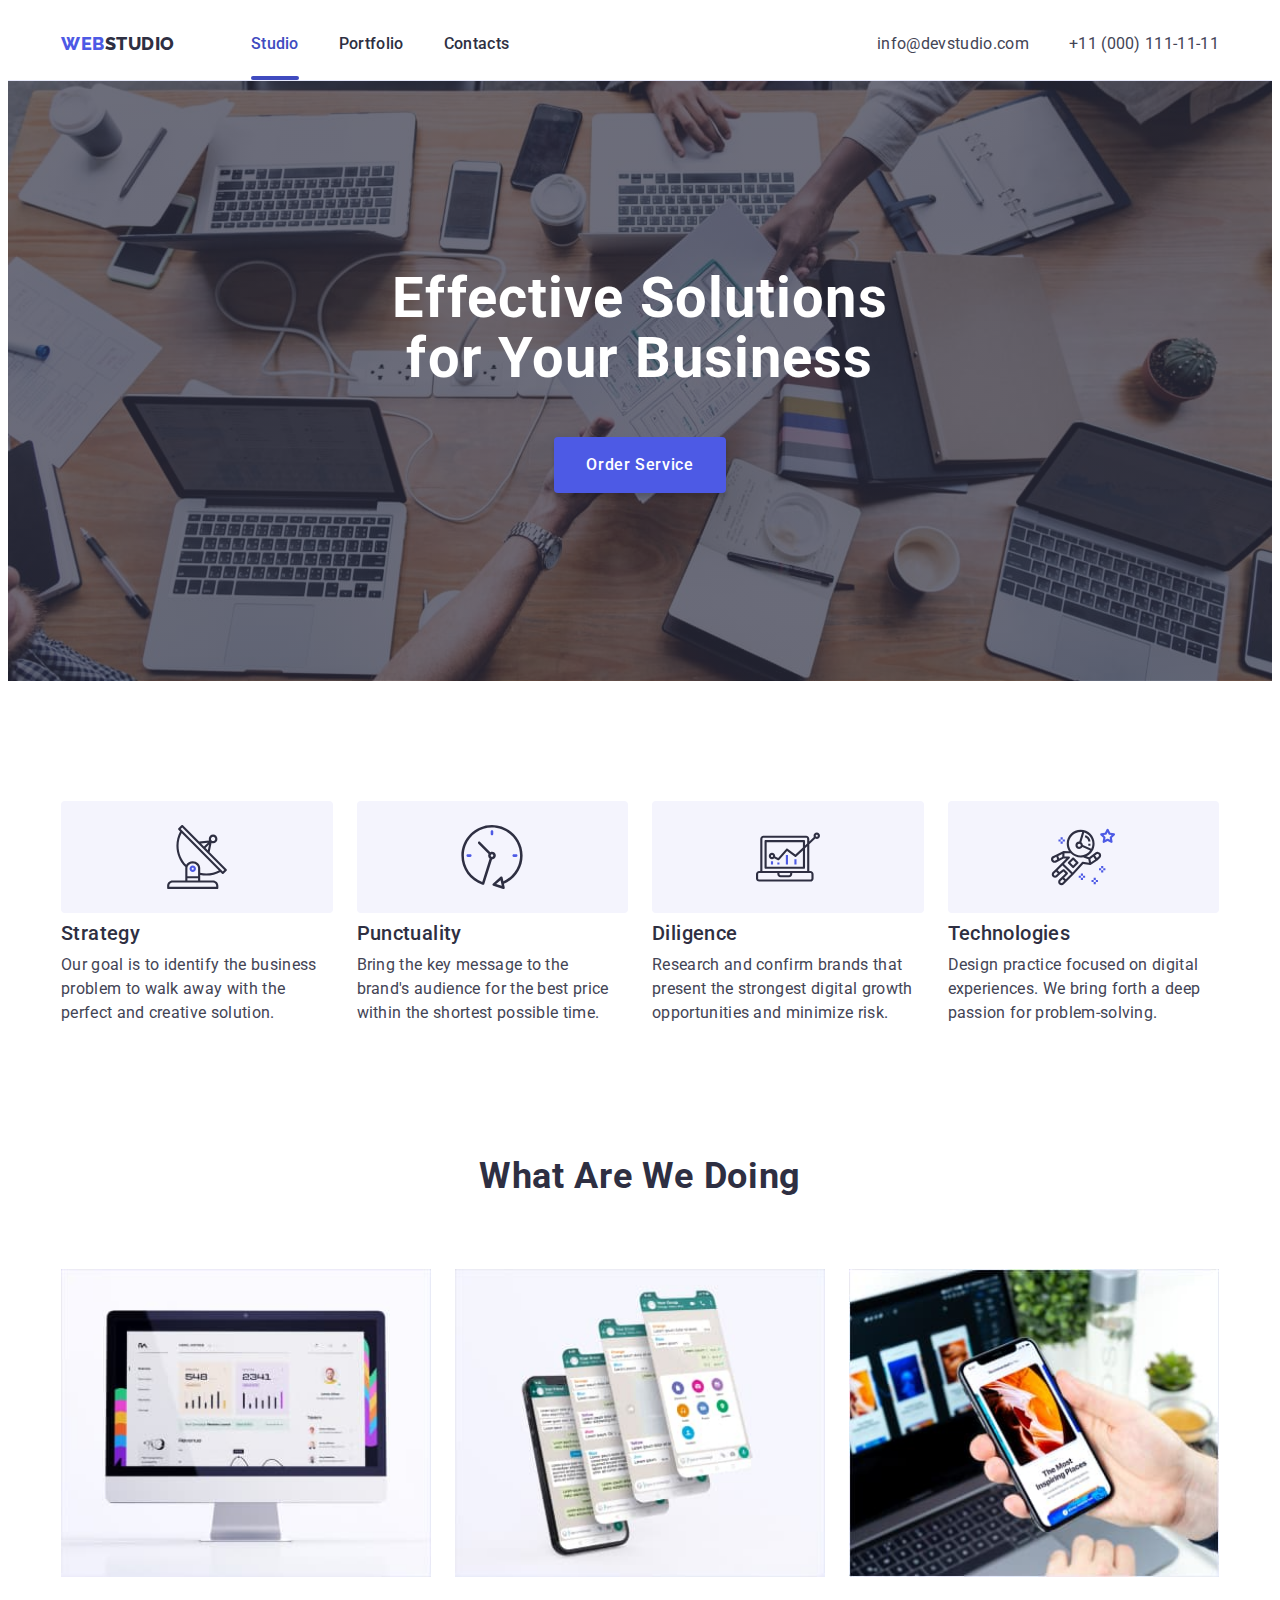
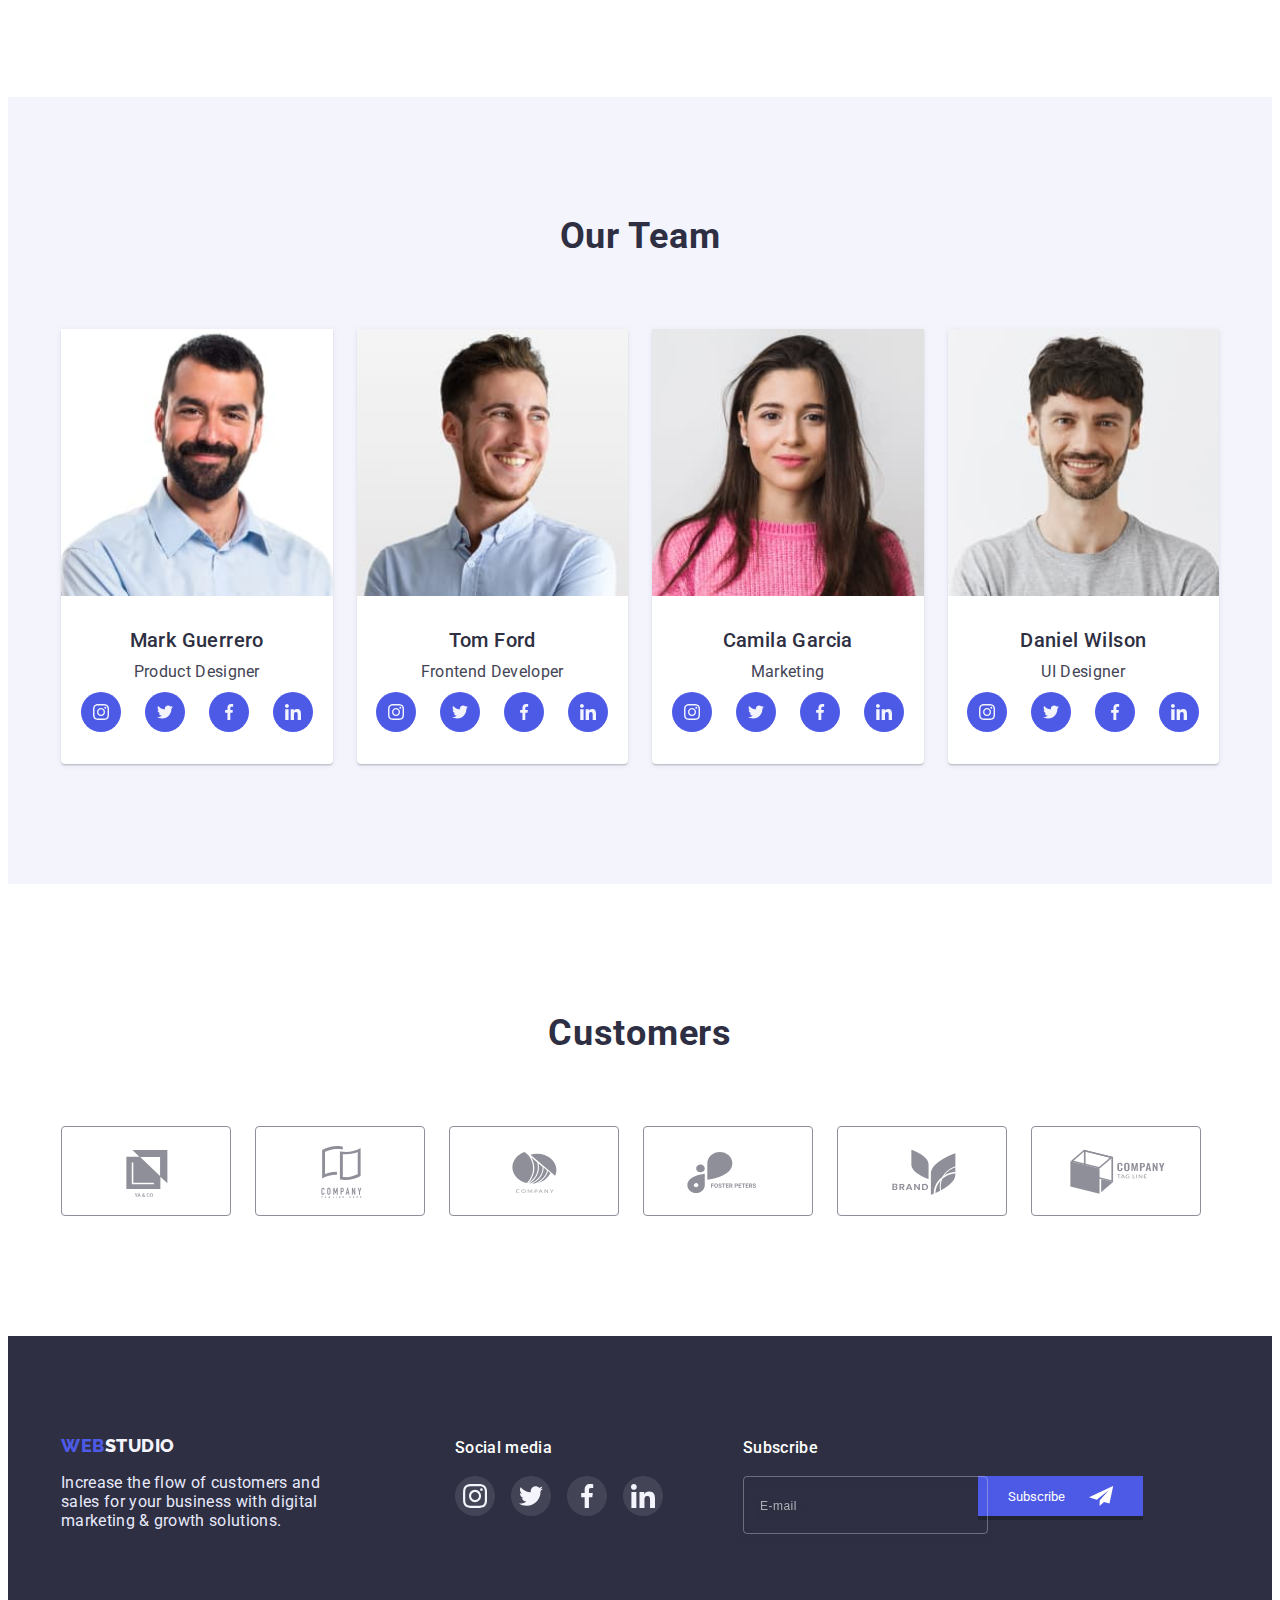
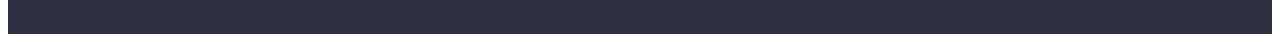
<file: index.html>
<!DOCTYPE html>

    <html lang="en">
    <head>
        <meta charset="UTF-8">
        <meta http-equiv="X-UA-Compatible" content="IE=edge">
        <meta name="viewport" content="width=device-width, initial-scale=1.0">
        <title>WebStudio</title>
        <link rel="stylesheet" href="https://cdnjs.cloudflare.com/ajax/libs/modern-normalize/1.1.0/modern-normalize.min.css" integrity="sha512-wpPYUAdjBVSE4KJnH1VR1HeZfpl1ub8YT/NKx4PuQ5NmX2tKuGu6U/JRp5y+Y8XG2tV+wKQpNHVUX03MfMFn9Q==" crossorigin="anonymous" referrerpolicy="no-referrer">
        <link rel="preconnect" href="https://fonts.googleapis.com">
        <link rel="preconnect" href="https://fonts.gstatic.com" crossorigin>
        <link href="https://fonts.googleapis.com/css2?family=Montserrat:wght@400;700&family=Raleway:wght@800&family=Roboto:wght@400;500;700&display=swap" rel="stylesheet">
        <link rel="stylesheet" href="css/styles.css">
    </head>
    <body>
        <header class="header">
            <div class="container header-container">
            <nav class="header-navigation">
            <a class="header-logo" href="./index.html"><span>Web</span>Studio</a>
            <ul class="header-list">
        <li class="header-item item">
            <a class="header-link active" href="./index.html">Studio</a>
        </li>
        <li class="header-item item">
            <a class="header-link" href="./portfolio.html">Portfolio</a>
        </li>
        <li class="header-item item">
            <a class="header-link" href="./contacts.html">Contacts</a>
        </li>
    </ul>
    </nav>
    <address>
        <ul class="header-address">
            <li class="header-item item"> 
                <a class="header-contacts" href="mailto:info@devstudio.com">info@devstudio.com</a>
            </li>
            <li class="header-item item">
                <a class="header-contacts" href="tel:+110001111111">+11 (000) 111-11-11</a>
            </li>
        </ul>
    </address>
    </div>  
    </header>
    
        <main>
            <!--Section1-->
        <section class="hero">
            <div class="container hero-container">
            <h1 class="hero-title">Effective Solutions for Your Business</h1>
                <button class="hero-btn" type="button" data-modal-open>Order Service</button>
            </div>
        </section>
        <!--Section2-->
        <section class="section advantages">
            <div class="container">
            <h2 class="visually-hidden">Adantages</h2>
        <ul class="advantages-list">
            <li class="advantages-item item">
                <div class="advantages-icon">
                    <svg class="advantages-icon-photo" width="64" height="64">
                        <use href="./images/sprite.svg#icon-antenna"></use>
                    </svg>
                </div>
                <h3 class="advantages-subtitle">Strategy</h3>
                <p class="advantages-text">Our goal is to identify the business problem to walk away with the perfect and creative solution.</p>
            </li>
            <li class="advantages-item item">
                <div class="advantages-icon">
                    <svg class="advantages-icon-photo" width="64" height="64">
                        <use href="./images/sprite.svg#icon-clock"></use>
                    </svg>
                </div>
                <h3 class="advantages-subtitle">Punctuality</h3>
                <p class="advantages-text">Bring the key message to the brand's audience for the best price within the shortest possible time.</p>
            </li>
            <li class="advantages-item item">
                <div class="advantages-icon">
                    <svg class="advantages-icon-photo" width="64" height="64">
                        <use href="./images/sprite.svg#icon-diagram"></use>
                    </svg>
                </div>
                <h3 class="advantages-subtitle">Diligence</h3>
                <p class="advantages-text">Research and confirm brands that present the strongest digital growth opportunities and minimize risk.</p>
            </li>
            <li class="advantages-item item">
                <div class="advantages-icon">
                    <svg class="advantages-icon-photo" width="64" height="64">
                        <use href="./images/sprite.svg#icon-astronaut"></use>
                    </svg>
                </div>
                <h3 class="advantages-subtitle">Technologies</h3>
                <p class="advantages-text">Design practice focused on digital experiences. We bring forth a deep passion for problem-solving.</p>
            </li>
        </ul>
        </div>
        </section>
        <!--Section3-->
        <section class="section doing">
            <div class="container">
            <h2 class="doing-title">What are we doing</h2>
            <ul class="doing-list">
                <li class="doing-item item">
                    <img src="./images/work/images1.jpg" alt="computer" width="360" height="300">
                </li>
                <li class="doing-item item">
                    <img src="./images/work/images2.jpg" alt="mobile software" width="360" height="300">
                </li>
                <li class="doing-item item">
                    <img src="./images/work/images3.jpg" alt="smartphone" width="360" height="300">
                </li>
            </ul>
        </div>
        </section>
        <!--Section4-->
        <section class="section team">
            <div class="container">
        <h2 class="team-title">Our Team</h2>
        <ul class="team-list">
            <li class="team-item item">  
                <img src="./images/team/specialist1.jpg" alt="specialist Mark Guerrero" width="264" height="260">
                <div class="team-content">  
                <h3 class="team-subtitle">Mark Guerrero</h3>
                <p class="team-text">Product Designer</p>
                <ul class="team-social-list">  
                    <li class="team-social-item">
                        <a href="" class="team-social-link">
                            <svg class="button-icon" width="16" height="16">
                                <use href="./images/sprite.svg#icon-instagram" class="icon"></use>
                            </svg>
                        </a>
                    </li>
                    <li class="team-social-item">
                        <a href="" class="team-social-link">
                            <svg class="button-icon" width="16" height="16">
                                <use href="./images/sprite.svg#icon-twitter" class="icon"></use>
                            </svg>
                        </a>        
                    </li>
            <li class="team-social-item">
                <a href="" class="team-social-link">
                    <svg class="button-icon" width="16" height="16">
                        <use href="./images/sprite.svg#icon-facebook" class="icon"></use>
                    </svg>
                </a>
                </li>
                <li class="team-social-item">
                    <a href="" class="team-social-link">
                        <svg class="button-icon" width="16" height="16">
                            <use href="./images/sprite.svg#icon-linkedin" class="icon"></use>
                        </svg>
                    </a>
                    </li>
            </ul>
            </div>
            </li>

            <li class="team-item item">
            <img src="./images/team/specialist2.jpg" alt="specialist Tom Ford" width="264" height="260">
            <div class="team-content">
            <h3 class="team-subtitle">Tom Ford</h3>
            <p class="team-text">Frontend Developer</p>
            <ul class="team-social-list">
            <li class="team-social-item">
                <a href="" class="team-social-link">
                    <svg class="button-icon" width="16" height="16">
                        <use href="./images/sprite.svg#icon-instagram" class="icon"></use>
                    </svg>
                </a>
            </li>
            <li class="team-social-item">
                <a href="" class="team-social-link">
                    <svg class="button-icon" width="16" height="16">
                        <use href="./images/sprite.svg#icon-twitter" class="icon"></use>
                    </svg>
                </a>
            </li>
            <li class="team-social-item">
                <a href="" class="team-social-link">
                    <svg class="button-icon" width="16" height="16">
                        <use href="./images/sprite.svg#icon-facebook" class="icon"></use>
                    </svg>
                </a>
            </li>
            <li class="team-social-item">
                <a href="" class="team-social-link">
                    <svg class="button-icon" width="16" height="16">
                        <use href="./images/sprite.svg#icon-linkedin" class="icon"></use>
                    </svg>
                </a>
            </li>
             </ul>
             </div>
             </li>
      
            <li class="team-item item">
                <img src="./images/team/specialist3.jpg" alt="specialist Camila Garcia" width="264" height="260">
                <div class="team-content">
                <h3 class="team-subtitle">Camila Garcia</h3>
                <p class="team-text">Marketing</p>
                <ul class="team-social-list">
                    <li class="team-social-item">
                        <a href="" class="team-social-link">
                            <svg class="button-icon" width="16" height="16">
                                <use href="./images/sprite.svg#icon-instagram" class="icon"></use>
                            </svg>
                        </a>
                    </li>
                    <li class="team-social-item">
                        <a href="" class="team-social-link">
                            <svg class="button-icon" width="16" height="16">
                                <use href="./images/sprite.svg#icon-twitter" class="icon"></use>
                            </svg>
                        </a>
                    </li>
                    <li class="team-social-item">
                        <a href="" class="team-social-link">
                            <svg class="button-icon" width="16" height="16">
                                <use href="./images/sprite.svg#icon-facebook" class="icon"></use>
                            </svg>
                        </a>
                    </li>
                    <li class="team-social-item">
                        <a href="" class="team-social-link">
                            <svg class="button-icon" width="16" height="16">
                                <use href="./images/sprite.svg#icon-linkedin" class="icon"></use>
                            </svg>
                        </a>
                    </li>
                     </ul>
            </div>
            </li>

            <li class="team-item item">
                <img src="./images/team/specialist4.jpg" alt="specialist Daniel Wilson" width="264" height="260">
                <div class="team-content">
                <h3 class="team-subtitle">Daniel Wilson</h3>
                <p class="team-text">UI Designer</p>
                <ul class="team-social-list">
                    <li class="team-social-item">
                        <a href="" class="team-social-link">
                            <svg class="button-icon" width="16" height="16">
                                <use href="./images/sprite.svg#icon-instagram" class="icon"></use>
                            </svg>
                        </a>
                    </li>
                    <li class="team-social-item">
                        <a href="" class="team-social-link">
                            <svg class="button-icon" width="16" height="16">
                                <use href="./images/sprite.svg#icon-twitter" class="icon"></use>
                            </svg>
                        </a>
                    </li>
                    <li class="team-social-item">
                        <a href="" class="team-social-link">
                            <svg class="button-icon" width="16" height="16">
                                <use href="./images/sprite.svg#icon-facebook" class="icon"></use>
                            </svg>
                        </a>
                    </li>
                    <li class="team-social-item">
                        <a href="" class="team-social-link">
                            <svg class="button-icon" width="16" height="16">
                                <use href="./images/sprite.svg#icon-linkedin" class="icon"></use>
                            </svg>
                        </a>
                    </li>
                     </ul>
                    </div>
            </li>
        </ul>
        </div>
        </section>
        <!--Section customers-->
        <section class="customers">
            <div class="container">
                <h2 class="customers-title">Customers</h2>
                <ul class="customers-list">
                    <li class="customers-item">
                        <a href="" class="customers-link">
                            <svg class="customers-icon" width="104" height="56">
                            <use href="./images/sprite.svg#icon-company1"></use>
                        </svg>
                        </a>
                        </li>
                        <li class="customers-item">
                            <a href="" class="customers-link">
                                <svg class="customers-icon" width="104" height="56">
                                    <use href="./images/sprite.svg#icon-company2"></use>
                                </svg>
                            </a>
                        </li>
                        <li class="customers-item">
                            <a href="" class="customers-link">
                                <svg class="customers-icon" width="104" height="56">
                                    <use href="./images/sprite.svg#icon-company3"></use>
                                </svg>
                            </a>
                        </li>
                        <li class="customers-item">
                            <a href="" class="customers-link">
                                <svg class="customers-icon" width="104" height="56">
                                    <use href="./images/sprite.svg#icon-company4"></use>
                                </svg>
                            </a>
                        </li>
                        <li class="customers-item">
                            <a href="" class="customers-link">
                                <svg class="customers-icon" width="104" height="56">
                                    <use href="./images/sprite.svg#icon-company5"></use>
                                </svg>
                            </a>
                        </li>
                        <li class="customers-item">
                            <a href="" class="customers-link">
                                <svg class="customers-icon" width="104" height="56">
                                    <use href="./images/sprite.svg#icon-company6"></use>
                                </svg>
                            </a>
                        </li>
                </ul>
            </div>
        </section>

        </main>
        <!--Footer-->
        <footer class="footer">
            <div class="container">
                <div class="footer-content">
            <div> <a href="./index.html" class="footer-logo"><span>Web</span>Studio</a>
            <p class="footer-text">Increase the flow of customers and sales for your business with digital marketing & growth solutions.</p>
        </div>
        <div class="footer-icon">
            <h2 class="footer-icon-title">Social media</h2>
            <ul class="footer-icon-list">
                <li class="footer-icon-item">
                    <a href="" class="footer-icon-link">
                        <svg width="24" height="24">
                        <use href="./images/sprite.svg#icon-instagram"></use>
                    </svg>
                    </a>
                </li>
                <li class="footer-icon-item">
                    <a href="" class="footer-icon-link">
                        <svg width="24" height="24">
                        <use href="./images/sprite.svg#icon-twitter"></use>
                    </svg>
                    </a>
                </li>
                <li class="footer-icon-item">
                    <a href="" class="footer-icon-link">
                        <svg width="24" height="24">
                        <use href="./images/sprite.svg#icon-facebook"></use>
                    </svg>
                    </a>
                </li>
                <li class="footer-icon-item">
                    <a href="" class="footer-icon-link">
                        <svg width="24" height="24">
                        <use href="./images/sprite.svg#icon-linkedin"></use>
                    </svg>
                    </a>
                </li>
            </ul>
        </div>
        <div class="footer-form">    
            <p class="footer-form-title">Subscribe</p>
            <form class="footer-form-contact">
                <label>
            <input type="email" name="email" class="footer-form-input" placeholder="E-mail" autocomplete="off">
            </label>
            <button type="submit" class="footer-form-btn">Subscribe
                <svg class="footer-form-icon" width="24" height="24">
                    <use href="./images/sprite.svg#icon-icon-send"></use>
                </svg>
            </button>
        </form>
            </div> 
        </div> 
        </div>
        </footer>

        <!--Modal-->
        <div class="backdrop is-hidden" data-modal>
            <div class="modal">
                <button type="button" class="modal-close-btn" data-modal-close>
                    <svg class="close-modal-icon" width="8" height="8">
                        <use href="./images/sprite.svg#icon-Vector"></use>
                    </svg>
                </button>
              
                <h3 class="modal-title">Leave your contacts and we will call you back</h3>
                <form class="modal-form">
                    <label class="form-label">
                        <span>Name</span>
                        <span class="modal-icon">
                        <input type="text" name="name" class="form-input">
                        <svg class="form-img" width="18" height="18">
                            <use href="./images/sprite.svg#icon-person"></use>
                        </svg>
                    </span>
                    </label>
                    <label class="form-label">
                        <span>Phone</span>
                        <span class="modal-icon">
                        <input type="tel" name="phone" class="form-input">
                        <svg class="form-img" width="18" height="24">
                            <use href="./images/sprite.svg#icon-phone"></use>
                        </svg>
                    </span>
                    </label>
                    <label class="form-label">
                        <span>Email</span>
                        <span class="modal-icon">
                        <input type="email" name="email" class="form-input">
                        <svg class="form-img" width="18" height="24">
                            <use href="./images/sprite.svg#icon-email"></use>
                        </svg>
                    </span>
                    </label>
                    <label class="form-label">
                        <span>Comment</span>
                        <textarea name="comment" placeholder="Text input" class="form-textarea"></textarea>
                    </label>
                    
                    <label class="modal-form-option-label">
                        <input type="checkbox" name="policy" value="accept-policy" class="modal-form-checkbox visually-hidden">
                            <span class="modal-form-custom-checkbox">
                                <svg width="11" height="8" class="modal-form-checkbox-icon">
                                    <use href="./images/sprite.svg#icon-check"></use>
                                </svg>
                            </span>
                           <span class="modal-form-option-span">
                            I accept the terms and conditions of the
                            <a href="" class="modal-form-link">Privacy Policy</a>
                        </span>      
                        </label>  
                    <button type="submit" class="form-btn">Send</button>

                    
                </form>
          </div>
        </div>

        <script src="./js/modal.js"></script>

    </body>

    </html>
</file>
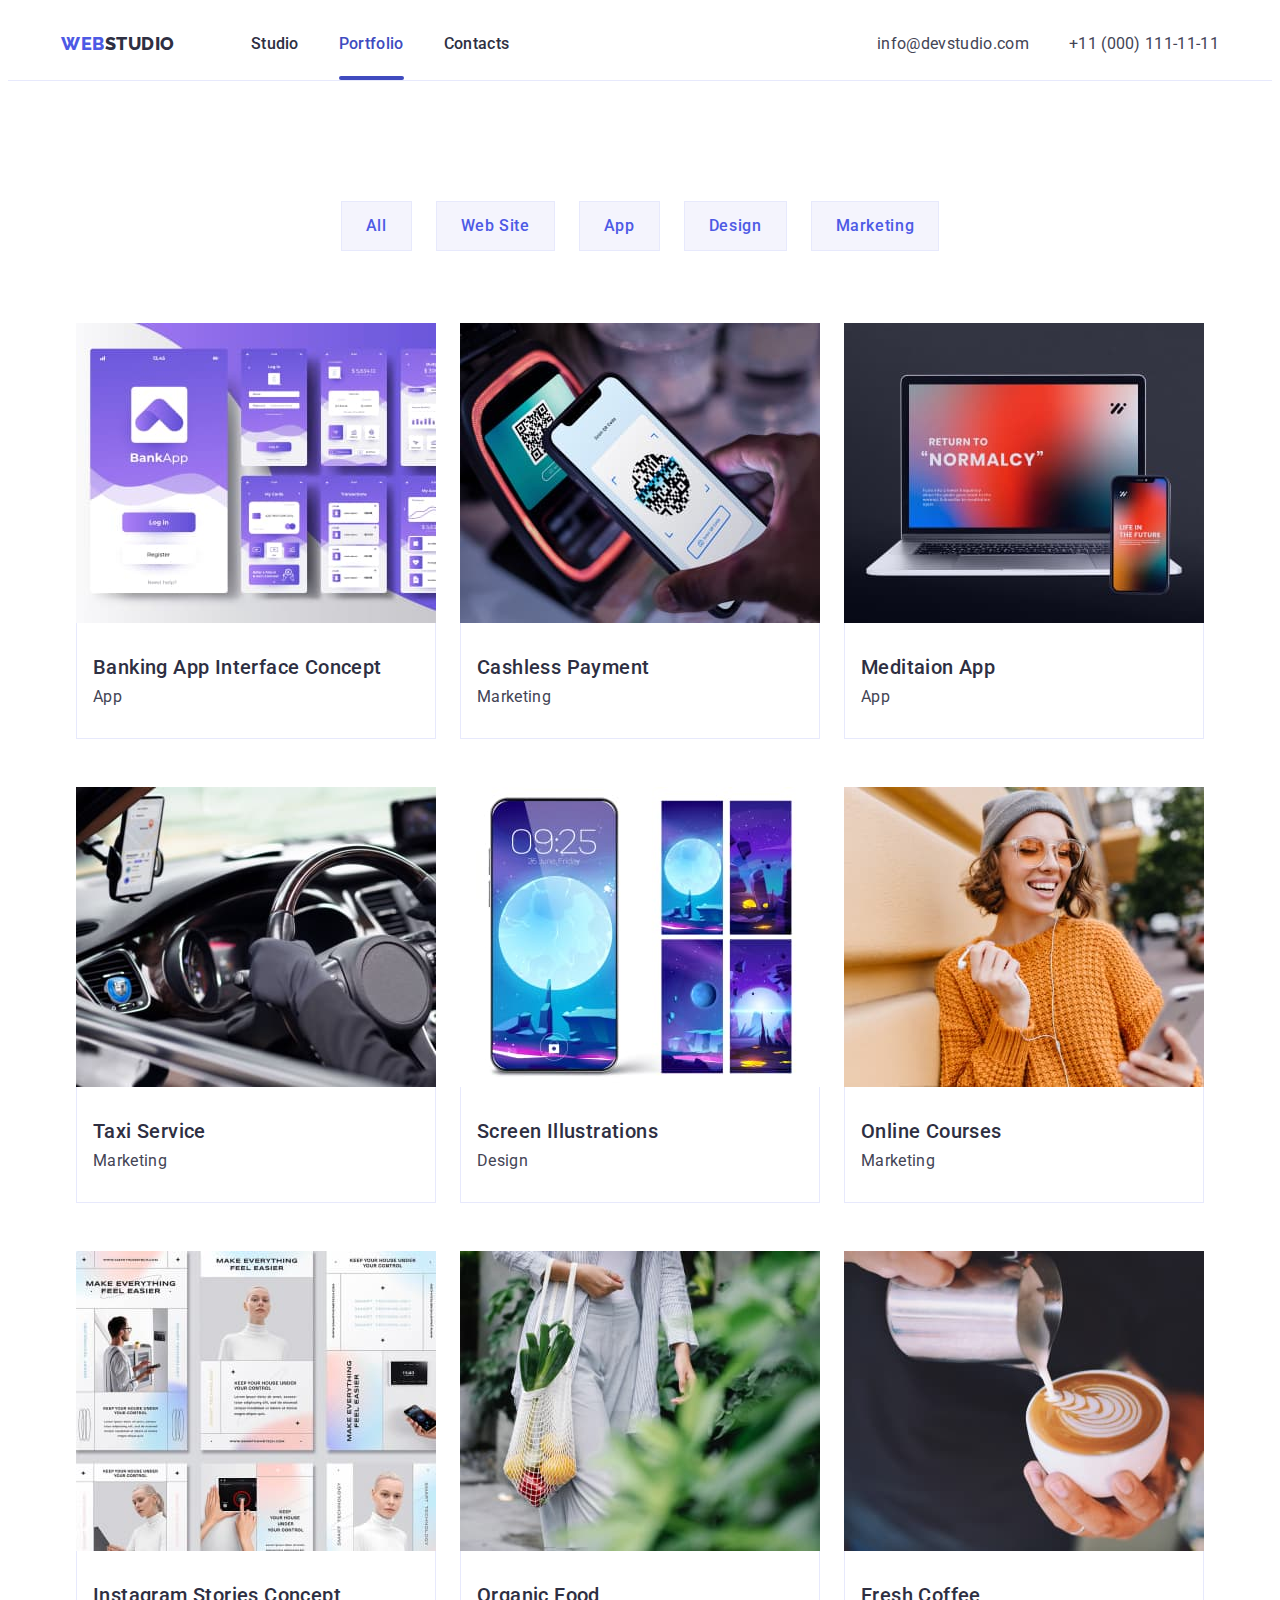
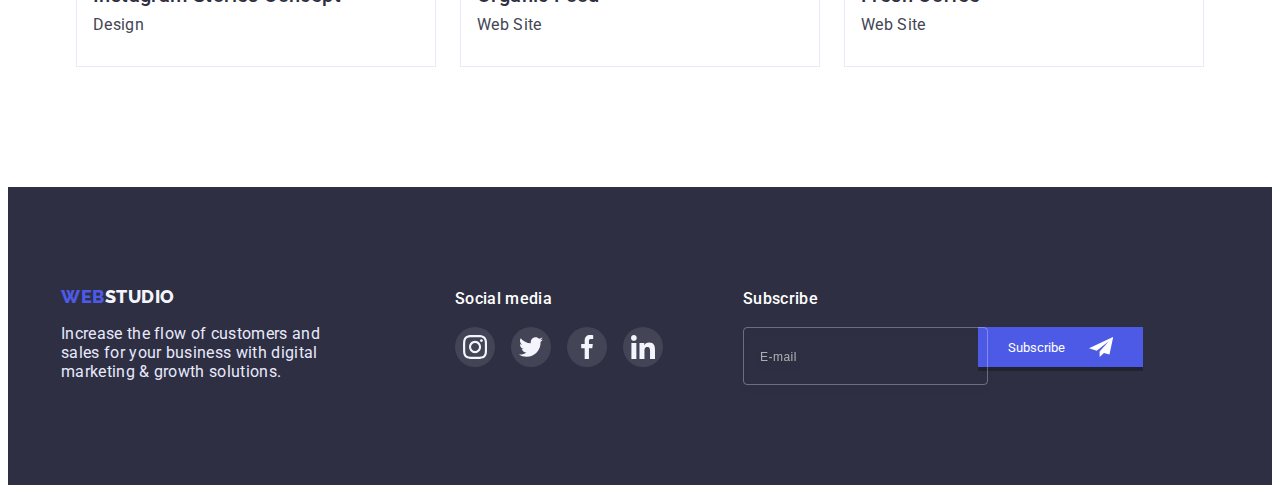
<file: portfolio.html>
<!DOCTYPE html>
    <html lang="en">
        <head>
            <meta charset="UTF-8">
            <meta http-equiv="X-UA-Compatible" content="IE=edge">
            <meta name="viewport" content="width=device-width, initial-scale=1.0">
            <title>Portfolio</title>
            <link rel="stylesheet" href="https://cdnjs.cloudflare.com/ajax/libs/modern-normalize/1.1.0/modern-normalize.min.css" integrity="sha512-wpPYUAdjBVSE4KJnH1VR1HeZfpl1ub8YT/NKx4PuQ5NmX2tKuGu6U/JRp5y+Y8XG2tV+wKQpNHVUX03MfMFn9Q==" crossorigin="anonymous" referrerpolicy="no-referrer">
            <link rel="preconnect" href="https://fonts.googleapis.com">
            <link rel="preconnect" href="https://fonts.gstatic.com" crossorigin>
            <link href="https://fonts.googleapis.com/css2?family=Montserrat:wght@400;700&family=Raleway:wght@800&family=Roboto:wght@400;500;700&display=swap" rel="stylesheet">
            <link rel="stylesheet" href="css/styles.css">
        </head>
    <body>
        <header class="header">
            <div class="container header-container">
            <nav class="header-navigation">
            <a class="header-logo" href="./index.html"><span>Web</span>Studio</a>
            <ul class="header-list">
        <li class="header-item item">
            <a class="header-link" href="./index.html">Studio</a>
        </li>
        <li class="header-item item">
            <a class="header-link active" href="./portfolio.html">Portfolio</a>
        </li>
        <li class="header-item item">
            <a class="header-link" href="./contacts.html">Contacts</a>
        </li>
    </ul>
    </nav>
    <address>
        <ul class="header-address">
            <li class="header-item item"> 
                <a class="header-contacts" href="mailto:info@devstudio.com">info@devstudio.com</a>
            </li>
            <li class="header-item item">
                <a class="header-contacts" href="tel:+110001111111">+11 (000) 111-11-11</a>
            </li>
        </ul>
    </address>
    </div>  
    </header>
    <main>   
        <!--Section-->
        <section class="section filter">
            <div class="container">
            <h1 class="visually-hidden">Portfolio</h1>
            <ul class="filter-list">
                <li class="filter-item item"><button type="button" class="filter-btn">All</button></li>
                <li class="filter-item item"><button type="button" class="filter-btn">Web Site</button></li>
                <li class="filter-item item"><button type="button" class="filter-btn">App</button></li>
                <li class="filter-item item"><button type="button" class="filter-btn">Design</button></li>
                <li class="filter-item item"><button type="button" class="filter-btn">Marketing</button></li>
            </ul>
            
            <ul class="portfolio-list">
            <li class="portfolio-item item">
                <article>      
                    <div class="portfolio-item-wrapper">        
                <img src="./images/portfolio/banking.jpg" alt="Banking App" width="360" height="300">
                <p class="overlay">14 Stylish and User-Friendly App Design Concepts · Task Manager App · Calorie Tracker App · Exotic Fruit Ecommerce App · Cloud Storage App</p>
                    </div> 
               <div class="portfolio">
                <h2 class="portfolio-subtitle">Banking App Interface Concept</h2>
                <p class="portfolio-text">App</p>
            </div>
            </article>
            </li>

            <li class="portfolio-item item">
                <article>
                    <div class="portfolio-item-wrapper">
                <img src="./images/portfolio/payment.jpg" alt="Cashless Payment" width="360" height="300">
                <p class="overlay">14 Stylish and User-Friendly App Design Concepts · Task Manager App · Calorie Tracker App · Exotic Fruit Ecommerce App · Cloud Storage App</p>
                    </div>
                <div class="portfolio">
                <h2 class="portfolio-subtitle">Cashless Payment</h2>
                <p class="portfolio-text">Marketing</p>
            </div>
            </article>
            </li>

            <li class="portfolio-item item">     
                <article>
                    <div class="portfolio-item-wrapper">
                <img src="./images/portfolio/meditation.jpg" alt="Meditaion App" width="360" height="300">
                <p class="overlay">14 Stylish and User-Friendly App Design Concepts · Task Manager App · Calorie Tracker App · Exotic Fruit Ecommerce App · Cloud Storage App</p>
                    </div>
                <div class="portfolio">
                    <h2 class="portfolio-subtitle">Meditaion App</h2>
                <p class="portfolio-text">App</p>
            </div>
            </article>
            </li>

            <li class="portfolio-item item">
                <article>
                    <div class="portfolio-item-wrapper">
                <img src="./images/portfolio/taxi.jpg" alt="Taxi Service" width="360" height="300">
                <p class="overlay">14 Stylish and User-Friendly App Design Concepts · Task Manager App · Calorie Tracker App · Exotic Fruit Ecommerce App · Cloud Storage App</p>
                    </div>
                <div class="portfolio">
                <h2 class="portfolio-subtitle">Taxi Service</h2>
                <p class="portfolio-text">Marketing</p>
            </div>
            </article>
            </li>

            <li class="portfolio-item item">
                <article>
                    <div class="portfolio-item-wrapper">
                <img src="./images/portfolio/screen.jpg" alt="Screen Illustrations" width="360" height="300">
                <p class="overlay">14 Stylish and User-Friendly App Design Concepts · Task Manager App · Calorie Tracker App · Exotic Fruit Ecommerce App · Cloud Storage App</p>
                    </div>
                <div class="portfolio">
                <h2 class="portfolio-subtitle">Screen Illustrations</h2>
                <p class="portfolio-text">Design</p>
            </div>
            </article>
            </li>

            <li class="portfolio-item item">
                <article>
                    <div class="portfolio-item-wrapper">
                <img src="./images/portfolio/courses.jpg" alt="Online Courses" width="360" height="300">
                <p class="overlay">14 Stylish and User-Friendly App Design Concepts · Task Manager App · Calorie Tracker App · Exotic Fruit Ecommerce App · Cloud Storage App</p>
                    </div>
                <div class="portfolio">
                <h2 class="portfolio-subtitle">Online Courses</h2>
                <p class="portfolio-text">Marketing</p>
            </div>
            </article>
            </li>

            <li class="portfolio-item item">
                <article>
                    <div class="portfolio-item-wrapper">
                <img src="./images/portfolio/instagram.jpg" alt="Instagram Stories Concept" width="360" height="300">
                <p class="overlay">14 Stylish and User-Friendly App Design Concepts · Task Manager App · Calorie Tracker App · Exotic Fruit Ecommerce App · Cloud Storage App</p>
                    </div>
                <div class="portfolio">
                <h2 class="portfolio-subtitle">Instagram Stories Concept</h2>
                <p class="portfolio-text">Design</p>
            </div>
            </article>
            </li>

            <li class="portfolio-item item">
                <article>
                    <div class="portfolio-item-wrapper">
                <img src="./images/portfolio/food.jpg" alt="Organic Food" width="360" height="300">
                <p class="overlay">14 Stylish and User-Friendly App Design Concepts · Task Manager App · Calorie Tracker App · Exotic Fruit Ecommerce App · Cloud Storage App</p>
                    </div>
                <div class="portfolio">
                <h2 class="portfolio-subtitle">Organic Food</h2>
                <p class="portfolio-text">Web Site</p>
            </div>
            </article>
            </li>

            <li class="portfolio-item item">
                <article>
                    <div class="portfolio-item-wrapper">
                <img src="./images/portfolio/coffee.jpg" alt="Fresh Coffee" width="360" height="300">
                <p class="overlay">14 Stylish and User-Friendly App Design Concepts · Task Manager App · Calorie Tracker App · Exotic Fruit Ecommerce App · Cloud Storage App</p>
                    </div>
                <div class="portfolio">
                <h2 class="portfolio-subtitle">Fresh Coffee</h2>
                <p class="portfolio-text">Web Site</p>
            </div>
            </article>
            </li>
        </ul> 
        </div>
        </section>
          
    </main>

    <footer class="footer">
        <div class="container">
            <div class="footer-content">
        <div> <a href="./index.html" class="footer-logo"><span>Web</span>Studio</a>
        <p class="footer-text">Increase the flow of customers and sales for your business with digital marketing & growth solutions.</p>
    </div>
    <div class="footer-icon">
        <h2 class="footer-icon-title">Social media</h2>
        <ul class="footer-icon-list">
            <li class="footer-icon-item">
                <a href="" class="footer-icon-link">
                    <svg width="24" height="24">
                    <use href="./images/sprite.svg#icon-instagram"></use>
                </svg>
                </a>
            </li>
            <li class="footer-icon-item">
                <a href="" class="footer-icon-link">
                    <svg width="24" height="24">
                    <use href="./images/sprite.svg#icon-twitter"></use>
                </svg>
                </a>
            </li>
            <li class="footer-icon-item">
                <a href="" class="footer-icon-link">
                    <svg width="24" height="24">
                    <use href="./images/sprite.svg#icon-facebook"></use>
                </svg>
                </a>
            </li>
            <li class="footer-icon-item">
                <a href="" class="footer-icon-link">
                    <svg width="24" height="24">
                    <use href="./images/sprite.svg#icon-linkedin"></use>
                </svg>
                </a>
            </li>
        </ul>
    </div>
    <div class="footer-form">    
        <p class="footer-form-title">Subscribe</p>
        <form class="footer-form-contact">
            <label>
        <input type="email" name="email" class="footer-form-input" placeholder="E-mail" autocomplete="off"/>
        </label>
        <button type="submit" class="footer-form-btn">Subscribe
            <svg class="footer-form-icon" width="24" height="24">
                <use href="./images/sprite.svg#icon-icon-send"></use>
            </svg>
        </button>
    </form>
        </div> 
    </div>
    </div>
    </footer>

    </body>
    </html>
</file>
<file: css/styles.css>
:root {
      --secondary-font: 'Raleway', sans-serif;
      --background-color: #2e2f42;
      --main-text-color: #434455;
      --logo-span-color: #4D5AE5;
      --link-hover-color: #404bbf;
      --hero-title-color:  #ffffff;
      --footer-logo-color:  #F4F4FD;
      --footer-text-color: #E7E9FC;
      --customers-color: #8E8F99;
      --footer-hover-color: #31D0AA;
    }

        h1, h2, h3, h4, h5, h6, p, ul {
          margin: 0;
          padding: 0;
        }

  

        body {
        font-family: 'Roboto', sans-serif;
        color: var(--background-color);
        }

        .item {
          list-style: none;
        }

        .container {
          max-width: 1158px;
          margin-right: auto;
          margin-left: auto;
          padding: 0 15px;
        }
    
        .visually-hidden {
            position: absolute;
            width: 1px;
            height: 1px;
            margin: -1px;
            border: 0;
            padding: 0;
            white-space: nowrap;
            clip-path: inset(100%);
            clip: rect(0 0 0 0);
            overflow: hidden;
          }

          img {
            display: block;
            min-width: 100%;
            height: auto;
          }

          .header {
            padding: 24px 0;
            border-bottom: 1px solid var(--footer-text-color);
          }
      
          .header-logo {          
            font-family: "Raleway", sans-serif;
            font-weight: 800;
            font-size: 18px;
            line-height: 1.33;
            letter-spacing: 0.03em;
            text-decoration: none;
            text-transform: uppercase;
            color: var(--background-color);
            margin-right: 76px;
          }

          .header-logo span {
            color: var(--logo-span-color);
          }

          .header-container{
            display: flex;
            justify-content: space-between;
          }

          .header-navigation {
            display: flex;
            align-items: center;
          }

          .header-list {
            display: flex;
            gap: 40px;
          }

          .header-link:active {
            color: var(--link-hover-color);
            text-decoration: underline;
          }

          .header-link {
            font-weight: 500;
            font-size: 16px;
            line-height: 1.5;
            letter-spacing: 0.02em;
            text-decoration: none;
            color: var(--background-color);   
            position: relative;     
            transition: color 250ms cubic-bezier(0.4, 0, 0.2, 1);  
          }

          .header-link.active::after {
            content: "";
            width: 100%;
            height: 4px;
            background-color: var(--link-hover-color);
            position: absolute;
            left: 0;
            top: 42px;
            border-radius: 2px;
            display: block;
          }

          .header-link.active {
            color: var(--link-hover-color);
          }

          .header-link:hover,
          .header-link:focus {
            color: var(--link-hover-color);
            text-decoration: underline;
          }

          .header-address {
            display: flex;
            gap: 40px;
          }

          .header-contacts {
            font-size: 16px;
            line-height: 1.5;
            letter-spacing: 0.02em;
            text-decoration: none;
            font-style: normal;
            align-items: center;
            color: var(--main-text-color);
            transition: color 250ms cubic-bezier(0.4, 0, 0.2, 1);
          }

          .header-contacts:active {
            color: var(--link-hover-color);
          }

          .header-contacts:hover,
          .header-contacts:focus {
            color: var(--link-hover-color);
          }

          .hero {
            background-color: var(--background-color);
            padding: 188px 0;
            max-width: 1440px;
            margin-left: auto;
            margin-right: auto;
            background-size: auto;
            background-position: center;
            background-repeat: no-repeat;
            background-image: linear-gradient(rgba(46, 47, 66, 0.7), rgba(46, 47, 66, 0.7)), url(../images/people-office.jpg);
          }

          .hero-container {
            display: flex;
            flex-direction: column;
            align-items: center;
          }

          .hero-title {
            font-size: 56px;
            line-height: 1.07;
            letter-spacing: 0.02em;
            color: var(--hero-title-color);
            max-width: 496px;
            margin-bottom: 48px;
            text-align: center;
          }

          .hero-btn {
            font-family: inherit;
            font-weight: 500;
            font-size: 16px;
            line-height: 1.5;
            display: flex;
            align-items: center;
            letter-spacing: 0.04em;
            background-color: var(--logo-span-color);
            color: var(--hero-title-color);
            box-shadow: 0px 4px 4px rgba(0, 0, 0, 0.15);
            border-radius: 4px;
            border: transparent;
            min-width: 169px;
            padding: 16px 32px;
            transition: background-color 250ms cubic-bezier(0.4, 0, 0.2, 1);
            cursor: pointer;
          }

          .hero-btn:hover,
          .hero-btn:focus {
            background-color: var(--link-hover-color);
          }

          .section {
            padding: 120px 0;
          }

          .advantages {
           padding-bottom: 0;
          }

          .advantages-icon {
            height: 112px;
            background-color: var(--footer-logo-color);
            display: flex;
            align-items: center;
            justify-content: center;
            border-radius: 4px;
          }

          .advantages-list {
            display: flex;
            gap: 24px;
            flex-wrap: wrap;
          }

          .advantages-subtitle {
            font-weight: 500;
            font-size: 20px;
            line-height: 1.2;
            letter-spacing: 0.02em;
            margin-bottom: 8px; 
            margin-top: 8px;          
          }

          .advantages-item {
            flex-basis: calc((100% - 72px) / 4);
          }

          .advantages-text {
            font-size: 16px;
            line-height: 1.5;
            letter-spacing: 0.02em;
            color: var(--main-text-color);
            width: 264px;
            height: 72px;
          }

          .doing {

          }

          .doing-title {
            font-size: 36px;
            line-height: 1.11;
            letter-spacing: 0.02em;
            text-transform: capitalize;
            text-align: center;
            padding-top: 12px;
            padding-bottom: 72px;
          }
            
          .doing-list {
            display: flex;
            gap: 24px;
            flex-wrap: wrap;
          }
    
          .doing-item {
            flex-basis: calc((100% - 48px) / 3);
          }

          .team {
            background: var(--footer-logo-color);
          }

          .team-title {
            font-size: 36px;
            line-height: 1.11;
            letter-spacing: 0.02em;
            text-transform: capitalize;
            text-align: center;
            margin-bottom: 72px;
          }

          .team-list {
            display: flex;
            gap: 24px;
            flex-wrap: wrap;
          }

          .team-item {
            background: var(--hero-title-color);
            border-radius: 0px 0px 4px 4px;
            flex-basis: calc((100% - 72px) / 4);
            padding-bottom: 32px;
            box-shadow: 0px 1px 6px rgba(46, 47, 66, 0.08), 0px 1px 1px rgba(46, 47, 66, 0.16), 0px 2px 1px rgba(46, 47, 66, 0.08);
          }

          .team-social-list {
            display: flex;
            gap: 24px;
            justify-content: center;
            flex-wrap: wrap;
          }

          .team-social-item {
            width: 40px;
            height: 40px;
            list-style: none;
          }
          
          .team-social-link {
            display: flex;
            justify-content: center;
            align-items: center;
            width: 100%;
            height: 100%;
            border-radius: 50%;
            background-color: var(--logo-span-color);
            background-repeat: no-repeat;
            fill: var(--footer-logo-color);
            transition: background-color 250ms cubic-bezier(0.4, 0, 0.2, 1);
          }

          .team-social-link:hover,
          .team-social-link:focus {
            background-color: var(--link-hover-color);
          }

          .team-subtitle {
            font-weight: 500;
            font-size: 20px;
            line-height: 1.2;
            text-align: center;
            letter-spacing: 0.02em;
            margin-bottom: 8px;
            padding-top: 32px;
          }

          .team-text {
            font-size: 16px;
            line-height: 1.5;
            text-align: center;
            letter-spacing: 0.02em;
            color: var(--main-text-color);
            padding-bottom: 8px;
          }

          /* Customers */
          .customers {
            padding: 130px 0 120px;
          }

          .customers-title {
            font-style: normal;
            font-weight: 700;
            font-size: 36px;
            line-height: 1.11;
            text-align: center;
            letter-spacing: 0.02em;
            text-transform: capitalize;
            margin-bottom: 72px;
          }
          .customers-list {
            display: flex;
            flex-wrap: wrap;
            gap: 24px;
          }
          
          .customers-item {
            list-style: none;
          }

          .customers-link {
            display: flex;
            justify-content: center;
            align-items: center;
            border: 1px solid var(--customers-color);
            color: var(--customers-color);
            border-radius: 4px;
            width: 168px;
            height: 88px;
            transition: color 250ms cubic-bezier(0.4, 0, 0.2, 1);
          }

         .customers-link:hover,
         .customers-link:focus {
          color: var(--link-hover-color);
          border: 1px solid var(--link-hover-color);
         }

          .customers-icon {
            fill: currentColor;
          }

          /* Portfolio */
          .filter-list {
            display: flex;
            gap: 24px;
            margin-bottom: 72px;
            justify-content: center;
            flex-wrap: wrap;   
          }

          .filter-btn {
            font-family: inherit;
            font-weight: 500;
            font-size: 16px;
            line-height: 1.5;
            letter-spacing: 0.04em;
            color: var(--logo-span-color);
            background-color: var(--footer-logo-color);
            border: 1px solid var(--footer-text-color);
            min-width: 69px;
            padding: 12px 24px;
            cursor: pointer;
          }

          .filter-btn:hover,
          .filter-btn:focus {
            color: var(--hero-title-color);
            background-color: var(--link-hover-color);
            box-shadow: 0 3px 1px rgba(0, 0, 0, 0.1), 0 2px 1px rgba(0, 0, 0, 0.08), 0 2px 2px rgba(0, 0, 0, 0.12);
          }

          .portfolio {
            border: 1px solid #e7e9fc;
            border-top: 0;
            padding: 32px 16px;
          }


          .portfolio-list {
            display: flex;
            flex-wrap: wrap;
            gap: 48px 24px;
            justify-content: center;
          }

          .portfolio-list > .portfolio-item {
            flex-basis: calc((100% - 48px) / 3);
          }

          .portfolio-item:hover,
          .portfolio-item:focus {
            cursor: pointer;
            box-shadow: 0 1px 6px rgba(46, 47, 66, 0.08), 0 1px 1px rgba(46, 47, 66, 0.16), 0 2px 1px rgba(47, 46, 66, 0.08);
          }

          .portfolio-subtitle {
            font-weight: 500;
            font-size: 20px;
            line-height: 1.2;
            letter-spacing: 0.02em;
            color: var(--background-color);
            margin-bottom: 8px;
          }

          .portfolio-text {
            font-size: 16px;
            line-height: 1,5;
            letter-spacing: 0.02em;
            color: var(--main-text-color);
          }

          .portfolio-text:active {
            color: var(--link-hover-color);
            text-decoration: underline;
          }
     
            
          .portfolio-item-wrapper {
            position: relative;
            overflow: hidden;
          }

          .portfolio-item {
            max-width: 360px;
            background-color: var(--hero-title-color);
            transition: box-shadow 250ms cubic-bezier(0.4, 0, 0.2, 1);
            overflow: hidden;
          }

          .overlay {
           position: absolute;
           top: 0;
           left: 0;
           width: 100%;
           height: 100%;
           padding: 40px 32px;
           color: var(--footer-logo-color);
           background-color: var(--logo-span-color);
           transition: transform 250ms cubic-bezier(0.4, 0, 0.2, 1);
           transform: translateY(100%);
           overflow: auto;
          
          }

          .portfolio-item:hover .overlay {
            transform: translateY(0);
          }

          /* Footer */
          .footer-content {
            display: flex;
          }

          .footer {
            background: var(--background-color);
            padding: 100px 0;
          }
          
          .footer-logo {
            color: var(--footer-logo-color);
            font-family: var(--secondary-font);
            font-weight: 800;
            font-size: 18px;
            line-height: 1.16;
            letter-spacing: 0.03em;
            text-transform: uppercase;
            text-decoration: none;
          }

          .footer-logo span {
            color: var(--logo-span-color);
          }

          .footer-text {
            font-size: 16px;
            line-height: 1,5;
            letter-spacing: 0.02em;
            color: var(--footer-text-color);
            width: 274px;
            margin-top: 16px;
            margin-right: 120px;   
          }

          .footer-icon-title {
            font-weight: 500;
            font-size: 16px;
            line-height: 1.5;
            letter-spacing: 0.02em;
            color: var(--hero-title-color);
            margin-bottom: 16px;
          }

          .footer-icon-list {
            display: flex;
            flex-wrap: wrap;
            gap: 16px;
          }

          .footer-icon-item {
            width: 40px;
            height: 40px;
            list-style: none;
          }

          .footer-icon-link {
            width: 100%;
            height: 100%;
            border-radius: 50%;
            background-color: rgba(255, 255, 255, 0.1);
            display: flex;
            justify-content: center;
            align-items: center;
            fill: var(--footer-logo-color);
            transition: background-color 250ms cubic-bezier(0.4, 0, 0.2, 1);
          }

          .footer-icon-link:hover,
          .footer-icon-link:focus {
            background-color: var(--footer-hover-color);
          }

          .footer-form {
          margin-left: 80px;
          }

          .footer-form-contact {
            display: flex;
            gap: 24px;
          }

          .footer-form-title {
            font-weight: 500;
            font-size: 16px;
            line-height: 1.5;
            letter-spacing: 0.02em;
            color: var(--hero-title-color);
            margin-bottom: 16px; 
          }

          .footer-form-input {
            color: #ffffff;
            background-color: inherit;
            width: 100%;
            height: 40px;
            border: 1px solid rgba(255, 255, 255, 0.3);
            filter: drop-shadow(0px 4px 4px rgba(0, 0, 0, 0.15));
            border-radius: 4px;
            padding: 8px 16px;
            outline: none;
          }

          .footer-form-input::placeholder {
            font-weight: 400px;
            font-size: 12px;
            line-height: 2;
            letter-spacing: 0.04em;
            color: rgba(255, 255, 255, 0.6);
          }
      
          .footer-form-btn {
            font-family: inherit;
            display: flex;
            justify-content: center;
            align-items: center;
            padding: 8px 24px;
            gap: 24px;
            cursor: pointer;
            background-color: var(--logo-span-color);
            color: var(--hero-title-color);
            box-shadow: 0px 4px rgba(0, 0, 0, 0.25);
            border: none;
            min-width: 165px;
            max-height: 40px;
            transition: background-color 250ms cubic-bezier(0.4, 0, 0.2, 1);;         
          }

          .footer-form-btn:hover,
          .footer-form-btn:focus {
            background-color: var(--link-hover-color);
          }

          /*Modal*/
          
          .backdrop {
            position: fixed;
            top: 0px;
            left: 0px;
            width: 100%;
            height: 100%;
            background-color: rgba(46, 47, 66, 0.4); 
            transition: opacity 250ms cubic-bezier(0.4, 0, 0.2, 1), visibility 250ms cubic-bezier(0.4, 0, 0.2, 1);
          }


          .modal {
            position: absolute;
            top: 50%;
            left: 50%;
            max-width: 408px;
            width: 100%;
            padding: 24px;
            background-color: #fcfcfc;
            box-shadow: 0px 1px 1px rgba(0, 0, 0, 0.14), 0px 1px 3px rgba(0, 0, 0, 0.12), 0px 2px 1px rgba(0, 0, 0, 0.2);
            border-radius: 4px;
            transition: transform 250ms cubic-bezier(0.4, 0, 0.2, 1);
            transform: translate(-50%, -50%);
            overflow: auto;
          }

          .modal-close-btn {
            right: 24px;
            display: block;
            margin-left: auto;
            width: 24px;
            height: 24px;
            background-color: var(--footer-text-color);
            border: 1px solid rgba(0, 0, 0, 0.1);
            border-radius: 50%;
            cursor: pointer;
            transition: background-color 250ms cubic-bezier(0.4, 0, 0.2, 1), fill 250ms cubic-bezier(0.4, 0, 0.2, 1);
            color: var(--background-color);
          }

          .close-modal-icon {
            fill: var(--background-color);
          }

          .modal-close-btn:hover,
          .modal-close-btn:focus {
            background-color: var(--link-hover-color);
            transition: background-color 250ms cubic-bezier(0.4, 0, 0.2, 1);
          }

          .modal-close-btn:hover,
          .modal-close-btn:focus .close-modal-icon {
            fill: var(--hero-title-color);
            transition: fill 250ms cubic-bezier(0.4, 0, 0.2, 1);
          }

          .is-hidden {
            visibility: hidden;
            pointer-events: none;
            opacity: 0;
          }

          .backdrop.is-hidden .modal {
            transform: translate(-50%, -50%) scale(0.2);
          }
            
          .modal-title {
            font-weight: 500;
            font-size: 16px;
            line-height: 1.5;
            text-align: center;
            letter-spacing: 0.02em;
            margin-bottom: 8px;
            color: var(--background-color);
            margin-top: 24px;
          }

          .form-label {
            display: block;
            font-weight: 400;
            font-size: 12px;
            line-height: 1.17;
            letter-spacing: 0.04em;
            color: var(--customers-color);
            margin-bottom: 8px;   
          }

          .form-label span {
            display: block;
            margin-bottom: 4px;
          }
  
          .modal-form {
            display: block;
          }

          .form-input {
            width: 100%;
            height: 40px;
            border-radius: 4px;
            opacity: 0.2;  
            padding-left: 38px;
            border: 1px solid var(--background-color);
            outline: transparent;
          }
          
          .form-input:focus {
            opacity: 1;
            border-color: var(--link-hover-color);      
          }

          .form-input:focus + .form-img {
            fill: var(--logo-span-color);
          }

          .form-img {
            display: block;
            position: absolute;
            left: 16px;
            top: 50%;
            transform: translateY(-50%);
          }

          .modal-icon {
            position: relative;   
            display: block;       
          }

          .form-textarea {
            width: 100%; 
            height: 120px;  
            border: 1px solid rgba(33, 33, 33, 0.2);
            border-radius: 4px;
            padding: 8px 16px;
            resize: none;
            outline: transparent;
            margin-bottom: 24px;
          }

          .form-textarea::placeholder {
            font-weight: 400;
            font-size: 12px;
            line-height: 1.17;
            letter-spacing: 0.04em;
            color: rgba(117, 117, 117, 0.5);
          }

          .form-textarea:focus {
            opacity: 1;
            border-color: var(--link-hover-color);
          }

          .modal-form-custom-checkbox {
            display: inline-flex;
            align-items: center;
            justify-content: center;
            width: 16px;
            height: 16px;
            margin-right: 8px;
            border: 1px solid var(--background-color);
            border-radius: 2px;
            cursor: pointer;
            transition: background-color 250ms cubic-bezier(0.4, 0, 0.2, 1), fill 250ms cubic-bezier(0.4, 0, 0.2, 1), border 250ms cubic-bezier(0.4, 0, 0.2, 1);
          }

          .modal-form-checkbox-icon {
            display: block;
            align-items: center;
            justify-content: center;
            opacity: 0;
          }

          .modal-form-checkbox:checked + .modal-form-custom-checkbox {
            background-color: var(--link-hover-color);
            border: 1px solid var(--link-hover-color);
          }

          .modal-form-checkbox:checked + .modal-form-custom-checkbox .modal-form-checkbox-icon {
            opacity: 1;
            fill: var(--footer-logo-color);
          }

          .modal-form-option-span {
            width: 338px;
            height: 16px;
            font-weight: 400;
            font-size: 12px;
            line-height: 1.33;
            letter-spacing: 0.04em;
            color: #757575;
          }

          .modal-form-link {
            color: var(--logo-span-color);         
          }

          .modal-form-checkbox {
            width: 16px;
            height: 16px;
            border-radius: 2px;
            margin-right: 8px;
            border: 1px solid var(--background-color);
          }


          .form-btn {
            min-width: 169px;
            height: 56px;
            background-color: var(--logo-span-color);
            box-shadow: 0px 4px 4px rgba(0, 0, 0, 0.15);
            border-radius: 4px;
            cursor: pointer;
            border: none;
            padding: 16px 32px;
            font-weight: 500;
            font-size: 16px;
            line-height: 1.5;
            display: block;
            text-align: center;
            margin-left: auto;
            margin-right: auto;
            letter-spacing: 0.04em;
            color: var(--hero-title-color);
            margin-top: 24px;
          }
</file>
